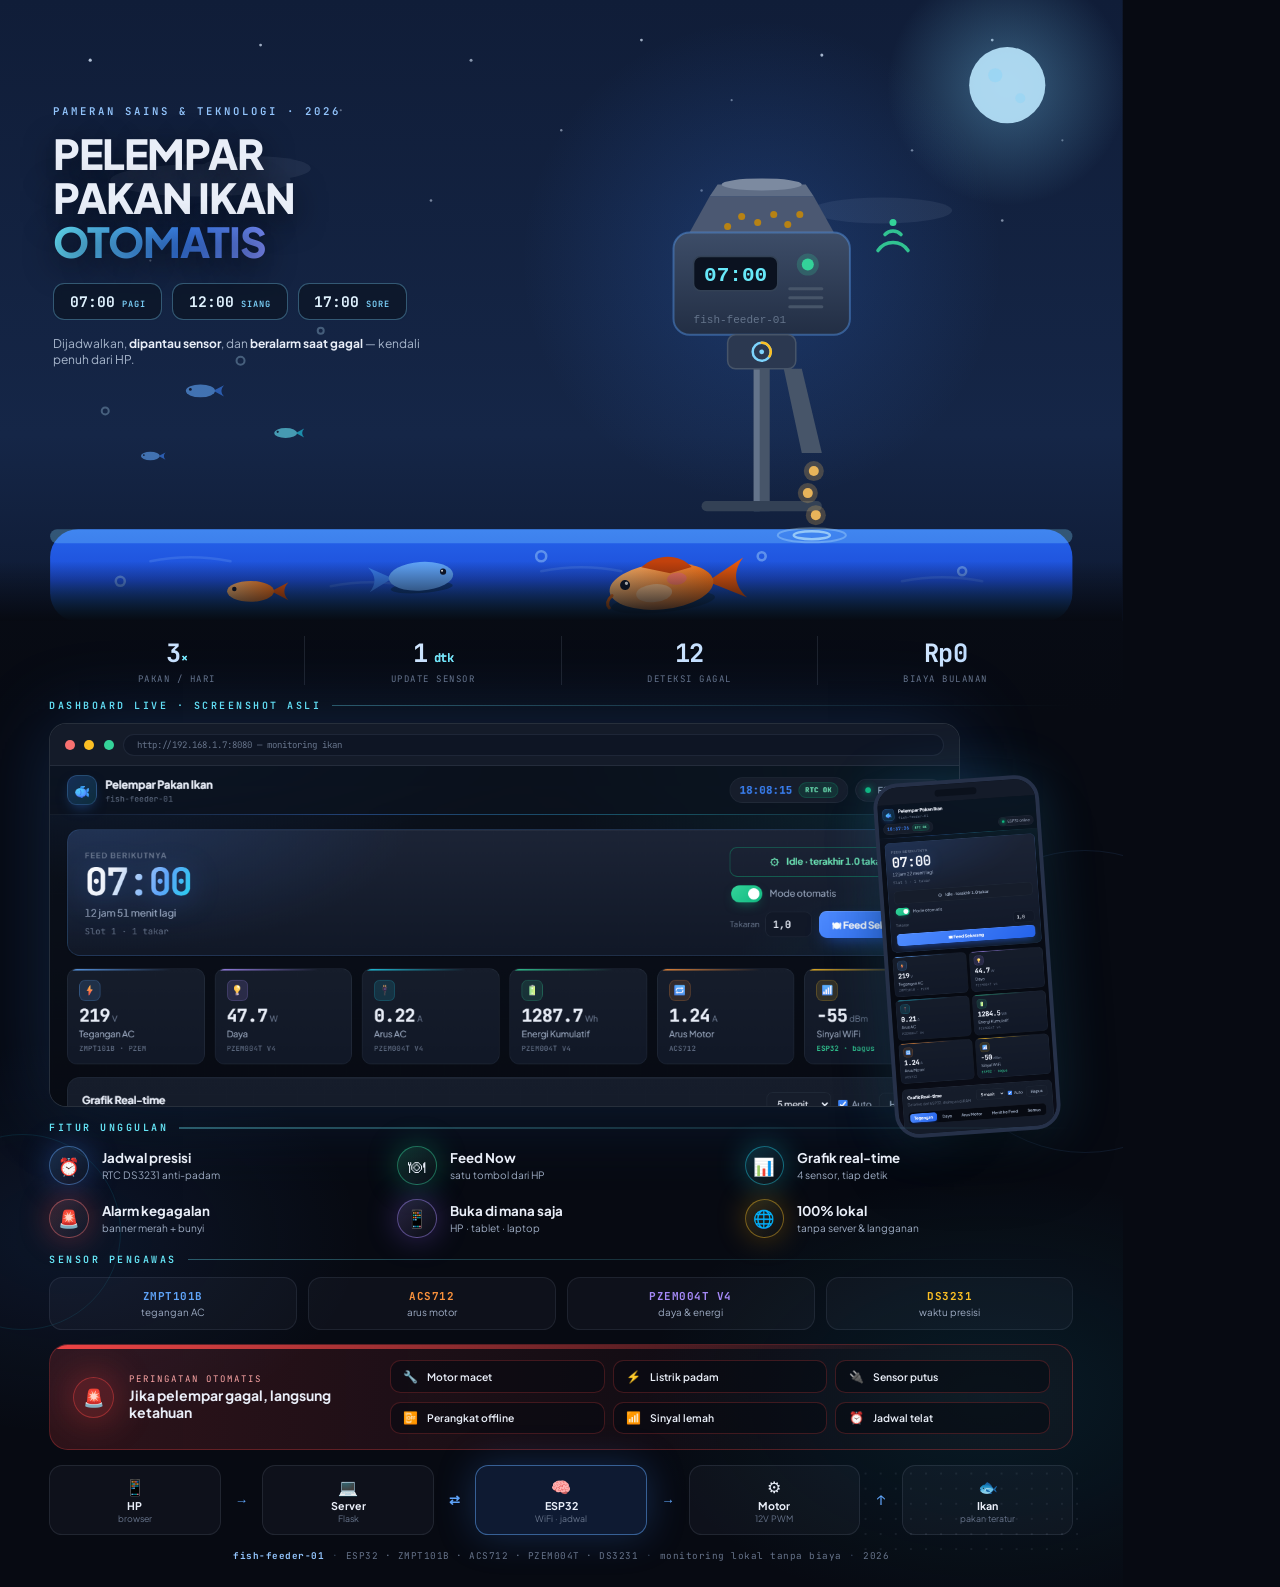
<file: feeder-iot/poster/poster.html>
<!DOCTYPE html>
<html lang="id">
<head>
<meta charset="UTF-8">
<title>Poster — Pelempar Pakan Ikan Otomatis</title>
<style>
/* ============ FONT self-hosted ============ */
@font-face { font-family:"Plus Jakarta Sans"; font-weight:400; font-display:swap;
  src:url("../app/web/vendor/fonts/plus-jakarta-sans-latin-400-normal.woff2") format("woff2"); }
@font-face { font-family:"Plus Jakarta Sans"; font-weight:600; font-display:swap;
  src:url("../app/web/vendor/fonts/plus-jakarta-sans-latin-600-normal.woff2") format("woff2"); }
@font-face { font-family:"Plus Jakarta Sans"; font-weight:700; font-display:swap;
  src:url("../app/web/vendor/fonts/plus-jakarta-sans-latin-700-normal.woff2") format("woff2"); }
@font-face { font-family:"Plus Jakarta Sans"; font-weight:800; font-display:swap;
  src:url("../app/web/vendor/fonts/plus-jakarta-sans-latin-800-normal.woff2") format("woff2"); }
@font-face { font-family:"JetBrains Mono"; font-weight:400; font-display:swap;
  src:url("../app/web/vendor/fonts/jetbrains-mono-latin-400-normal.woff2") format("woff2"); }
@font-face { font-family:"JetBrains Mono"; font-weight:600; font-display:swap;
  src:url("../app/web/vendor/fonts/jetbrains-mono-latin-600-normal.woff2") format("woff2"); }
@font-face { font-family:"JetBrains Mono"; font-weight:700; font-display:swap;
  src:url("../app/web/vendor/fonts/jetbrains-mono-latin-700-normal.woff2") format("woff2"); }

/* ============ HALAMAN A3 ============ */
@page { size: 297mm 420mm; margin: 0; }
* { margin:0; padding:0; box-sizing:border-box; -webkit-print-color-adjust:exact; print-color-adjust:exact; }
html, body { width:297mm; height:420mm; overflow:hidden; }
body { font-family:"Plus Jakarta Sans","Segoe UI",Arial,sans-serif; color:#e9eef8; background:#070a12; }

.poster {
  position:relative; width:297mm; height:420mm; overflow:hidden;
  display:flex; flex-direction:column; gap:3.8mm;
  background:
    radial-gradient(140mm 90mm at 88% 88%, rgba(14,116,144,.16), transparent 65%),
    radial-gradient(120mm 80mm at 6% 78%,  rgba(59,130,246,.10), transparent 65%),
    linear-gradient(180deg,#0b1220,#070a12 45%);
}
.poster > * { flex-shrink:0; }
.px { padding:0 13mm; }

/* aksen dekoratif: dua cincin tipis + titik-titik */
.deco { position:absolute; inset:0; pointer-events:none; z-index:0; }
.deco .ring1 { position:absolute; right:-30mm; top:225mm; width:80mm; height:80mm;
  border:0.5mm solid rgba(96,165,250,.10); border-radius:50%; }
.deco .ring2 { position:absolute; left:-20mm; top:300mm; width:52mm; height:52mm;
  border:0.5mm solid rgba(34,211,238,.10); border-radius:50%; }
.deco .dots { position:absolute; right:10mm; top:388mm; width:60mm; height:22mm;
  background-image:radial-gradient(rgba(148,163,184,.22) 0.35mm, transparent 0.35mm);
  background-size:4mm 4mm; opacity:.5; }
section, footer, .stats { position:relative; z-index:1; }

/* kicker kecil di atas tiap zona */
.kick { font-family:"JetBrains Mono"; font-size:7.5pt; font-weight:600;
  letter-spacing:2.5px; color:#67e8f9; text-transform:uppercase;
  display:flex; align-items:center; gap:3mm; }
.kick::after { content:""; flex:1; height:0.35mm;
  background:linear-gradient(90deg,rgba(103,232,249,.35),transparent); }

/* ============ HERO ============ */
.hero { position:relative; width:297mm; }
.hero svg { display:block; width:100%; height:auto; }
.hero-txt { position:absolute; left:14mm; top:26mm; width:118mm; z-index:2; pointer-events:none; }
.kicker { font-family:"JetBrains Mono"; font-size:8pt; font-weight:600; letter-spacing:3px;
  color:#93c5fd; text-transform:uppercase; }
.hero-txt h1 { margin-top:3.5mm; font-size:31pt; line-height:1.06; font-weight:800; letter-spacing:-1px;
  text-shadow:0 2mm 8mm rgba(7,10,18,.8); }
.hero-txt .alt {
  background:linear-gradient(110deg,#67e8f9,#3b82f6 60%,#818cf8);
  -webkit-background-clip:text; background-clip:text; color:transparent;
}
.hero-pills { display:flex; gap:2.6mm; margin-top:5mm; }
.hpill {
  display:inline-flex; align-items:baseline; gap:1.8mm;
  font-family:"JetBrains Mono"; font-weight:700; font-size:11pt; color:#e0f2fe;
  background:rgba(11,18,32,.62); border:0.4mm solid rgba(125,211,252,.35);
  padding:2.2mm 4.2mm; border-radius:3mm; backdrop-filter:blur(4px);
}
.hpill small { font-size:6.5pt; font-weight:600; color:#7dd3fc; letter-spacing:1px; }
.hero-sub { margin-top:4mm; font-size:9pt; color:#a7b6cc; max-width:105mm; line-height:1.4; }
.hero-sub b { color:#e9eef8; }

/* ============ STATS (tanpa kotak) ============ */
.stats { display:flex; }
.stat { flex:1; text-align:center; border-left:0.35mm solid rgba(148,163,184,.16); }
.stat:first-child { border-left:none; }
.stat .num { font-family:"JetBrains Mono"; font-size:19pt; font-weight:700; letter-spacing:-0.5px;
  background:linear-gradient(110deg,#fff,#93c5fd); -webkit-background-clip:text; background-clip:text; color:transparent; }
.stat .num small { font-size:9pt; font-weight:600; -webkit-text-fill-color:#67e8f9; }
.stat .lbl { font-family:"JetBrains Mono"; font-size:6.8pt; letter-spacing:1.5px; text-transform:uppercase;
  color:#67748b; margin-top:0.8mm; }

/* ============ DASHBOARD ============ */
.dash-wrap { position:relative; }
.browser { width:calc(100% - 30mm); border-radius:4.5mm; overflow:hidden;
  border:0.5mm solid rgba(148,163,184,.20); background:#0b111c;
  box-shadow:0 0 22mm rgba(59,130,246,.22), 0 8mm 18mm -8mm rgba(0,0,0,.8); }
.browser-bar { display:flex; align-items:center; gap:2.5mm; padding:2.4mm 4mm;
  background:#141b29; border-bottom:0.4mm solid rgba(148,163,184,.12); }
.browser-bar .b { width:2.6mm; height:2.6mm; border-radius:50%; }
.b1{background:#f87171;} .b2{background:#fbbf24;} .b3{background:#34d399;}
.browser-bar .url { flex:1; font-family:"JetBrains Mono"; font-size:6.8pt; color:#67748b;
  background:#0e1524; border:0.3mm solid rgba(148,163,184,.12);
  padding:1.1mm 3.5mm; border-radius:10mm; white-space:nowrap; overflow:hidden; }
.browser img { display:block; width:100%; height:90mm; object-fit:cover; object-position:top; }

.phone { position:absolute; right:6mm; bottom:-7mm; width:44mm; transform:rotate(-4deg);
  border-radius:6.5mm; overflow:hidden; border:1.1mm solid #263149; background:#0b111c;
  box-shadow:0 10mm 20mm -8mm rgba(0,0,0,.9), 0 0 14mm rgba(56,189,248,.18); z-index:3; }
.phone .notch { height:4.6mm; background:#141b29; display:grid; place-items:center; }
.phone .notch::after { content:""; width:11mm; height:1.7mm; border-radius:2mm; background:#0b111c; }
.phone img { display:block; width:100%; height:auto; }

/* ============ FITUR ============ */
.feats { display:grid; grid-template-columns:repeat(3,1fr); gap:3.5mm 5mm; }
.feat { display:flex; align-items:center; gap:3.5mm; }
.feat .fi { flex:none; width:10.5mm; height:10.5mm; display:grid; place-items:center;
  font-size:13pt; border-radius:50%;
  background:linear-gradient(135deg,var(--a-s),rgba(255,255,255,.02));
  border:0.45mm solid var(--a-b);
  box-shadow:0 0 8mm var(--a-glow); }
.feat .ft { font-size:10pt; font-weight:700; display:block; line-height:1.2; }
.feat .fs { font-size:7.6pt; color:#9dabc2; display:block; margin-top:0.4mm; }
.g1 { --a-s:rgba(96,165,250,.20); --a-b:rgba(96,165,250,.45);  --a-glow:rgba(59,130,246,.35); }
.g2 { --a-s:rgba(52,211,153,.20); --a-b:rgba(52,211,153,.45);  --a-glow:rgba(16,185,129,.35); }
.g3 { --a-s:rgba(34,211,238,.18); --a-b:rgba(34,211,238,.42);  --a-glow:rgba(34,211,238,.30); }
.g4 { --a-s:rgba(248,113,113,.20); --a-b:rgba(248,113,113,.45); --a-glow:rgba(239,68,68,.35); }
.g5 { --a-s:rgba(167,139,250,.20); --a-b:rgba(167,139,250,.45); --a-glow:rgba(139,92,246,.35); }
.g6 { --a-s:rgba(251,191,36,.18);  --a-b:rgba(251,191,36,.42);  --a-glow:rgba(245,158,11,.30); }

/* ============ SENSOR: satu baris mono ============ */
.sensor-line { display:flex; gap:3mm; }
.sens { flex:1; text-align:center; padding:3mm 2mm; border-radius:3.5mm;
  background:rgba(148,163,184,.05); border:0.35mm solid rgba(148,163,184,.12); }
.sens .nm { font-family:"JetBrains Mono"; font-size:8.2pt; font-weight:700; color:var(--a); letter-spacing:0.5px; }
.sens .rl { font-size:7.4pt; color:#9dabc2; margin-top:0.6mm; }
.sv1{--a:#60a5fa;} .sv2{--a:#fb923c;} .sv3{--a:#a78bfa;} .sv4{--a:#fbbf24;}

/* ============ ALERT STRIP ============ */
.alert-strip {
  display:flex; align-items:center; gap:6mm;
  background:linear-gradient(90deg, rgba(239,68,68,.17), rgba(239,68,68,.03) 70%);
  border:0.45mm solid rgba(239,68,68,.30); border-radius:5mm;
  padding:4mm 6mm; position:relative; overflow:hidden;
}
.alert-strip::before { content:""; position:absolute; inset:0 0 auto 0; height:0.9mm;
  background:linear-gradient(90deg,#ef4444,transparent 85%); }
.al-left { display:flex; align-items:center; gap:3.8mm; flex:none; width:78mm; }
.al-ic { flex:none; width:11mm; height:11mm; display:grid; place-items:center; font-size:13pt;
  border-radius:50%; background:rgba(239,68,68,.20); border:0.45mm solid rgba(239,68,68,.45);
  box-shadow:0 0 10mm rgba(239,68,68,.45); }
.al-left .ak { font-family:"JetBrains Mono"; font-size:6.8pt; letter-spacing:2px; color:#fca5a5;
  text-transform:uppercase; display:block; }
.al-left b { font-size:10.5pt; line-height:1.25; display:block; margin-top:0.5mm; }
.al-chips { display:grid; grid-template-columns:repeat(3,1fr); gap:2.2mm; flex:1; }
.achip { display:flex; align-items:center; gap:2.4mm; padding:2.1mm 3.2mm;
  background:rgba(7,10,18,.55); border:0.35mm solid rgba(239,68,68,.24); border-radius:2.8mm;
  font-size:7.8pt; font-weight:600; white-space:nowrap; }
.achip .ae { font-size:9pt; }

/* ============ FLOW ============ */
.flow { display:flex; align-items:center; gap:2.5mm; }
.node { flex:1; text-align:center; padding:2.6mm 1.5mm; border-radius:3.5mm;
  background:rgba(148,163,184,.05); border:0.35mm solid rgba(148,163,184,.14); }
.node.core { border-color:rgba(96,165,250,.50); background:rgba(59,130,246,.14);
  box-shadow:0 0 10mm rgba(59,130,246,.25); }
.node .ne { font-size:12pt; }
.node .nt { font-size:8pt; font-weight:700; margin-top:0.6mm; }
.node .nd { font-size:6.6pt; color:#67748b; margin-top:0.3mm; }
.edge { flex:none; color:#60a5fa; font-family:"JetBrains Mono"; font-weight:700; font-size:10pt; width:6mm; text-align:center; }

/* ============ FOOTER ============ */
footer { text-align:center; font-family:"JetBrains Mono"; font-size:7pt; color:#67748b; letter-spacing:0.5px; }
footer b { color:#93c5fd; }
footer .sep { color:#334155; margin:0 2mm; }
</style>
</head>
<body>
<div class="poster">

  <div class="deco"><span class="ring1"></span><span class="ring2"></span><span class="dots"></span></div>

  <!-- ================= HERO ================= -->
  <section class="hero">
    <svg viewBox="0 0 1120 620" xmlns="http://www.w3.org/2000/svg">
      <defs>
        <linearGradient id="sky" x1="0" y1="0" x2="0" y2="1">
          <stop offset="0" stop-color="#101d38"/>
          <stop offset="0.7" stop-color="#152647"/>
          <stop offset="1" stop-color="#0e1a33"/>
        </linearGradient>
        <linearGradient id="water" x1="0" y1="0" x2="0" y2="1">
          <stop offset="0" stop-color="#2563eb"/>
          <stop offset="0.55" stop-color="#1d4ed8"/>
          <stop offset="1" stop-color="#0c4a6e"/>
        </linearGradient>
        <linearGradient id="dev" x1="0" y1="0" x2="0" y2="1">
          <stop offset="0" stop-color="#3d4d68"/>
          <stop offset="1" stop-color="#222e44"/>
        </linearGradient>
        <linearGradient id="koi" x1="0" y1="0" x2="1" y2="0">
          <stop offset="0" stop-color="#fdba74"/>
          <stop offset="1" stop-color="#f97316"/>
        </linearGradient>
        <linearGradient id="fadeout" x1="0" y1="0" x2="0" y2="1">
          <stop offset="0" stop-color="#070a12" stop-opacity="0"/>
          <stop offset="1" stop-color="#070a12"/>
        </linearGradient>
        <radialGradient id="moonhalo" cx="0.5" cy="0.5" r="0.5">
          <stop offset="0" stop-color="#7dd3fc" stop-opacity="0.35"/>
          <stop offset="1" stop-color="#7dd3fc" stop-opacity="0"/>
        </radialGradient>
        <radialGradient id="devglow" cx="0.5" cy="0.5" r="0.5">
          <stop offset="0" stop-color="#3b82f6" stop-opacity="0.22"/>
          <stop offset="1" stop-color="#3b82f6" stop-opacity="0"/>
        </radialGradient>
      </defs>

      <!-- langit -->
      <rect width="1120" height="620" fill="url(#sky)"/>

      <!-- bintang -->
      <g fill="#dbeafe">
        <circle cx="90"  cy="60"  r="1.6" opacity="0.8"/>
        <circle cx="180" cy="140" r="1.2" opacity="0.5"/>
        <circle cx="260" cy="45"  r="1.4" opacity="0.7"/>
        <circle cx="340" cy="110" r="1.1" opacity="0.4"/>
        <circle cx="470" cy="60"  r="1.5" opacity="0.6"/>
        <circle cx="560" cy="130" r="1.2" opacity="0.5"/>
        <circle cx="640" cy="40"  r="1.4" opacity="0.7"/>
        <circle cx="730" cy="100" r="1.1" opacity="0.45"/>
        <circle cx="820" cy="55"  r="1.5" opacity="0.75"/>
        <circle cx="910" cy="150" r="1.2" opacity="0.5"/>
        <circle cx="60"  cy="200" r="1.2" opacity="0.45"/>
        <circle cx="150" cy="260" r="1.1" opacity="0.35"/>
        <circle cx="430" cy="200" r="1.3" opacity="0.5"/>
        <circle cx="700" cy="190" r="1.2" opacity="0.4"/>
        <circle cx="1000" cy="220" r="1.3" opacity="0.55"/>
        <circle cx="1060" cy="140" r="1.1" opacity="0.4"/>
        <circle cx="990" cy="40"  r="1.4" opacity="0.7"/>
      </g>

      <!-- bulan -->
      <circle cx="1005" cy="85" r="120" fill="url(#moonhalo)"/>
      <circle cx="1005" cy="85" r="38" fill="#bae6fd" opacity="0.9"/>
      <circle cx="993" cy="75" r="7" fill="#7dd3fc" opacity="0.35"/>
      <circle cx="1018" cy="98" r="5" fill="#7dd3fc" opacity="0.3"/>

      <!-- awan -->
      <g fill="#dbeafe" opacity="0.07">
        <ellipse cx="200" cy="180" rx="90" ry="16"/>
        <ellipse cx="255" cy="168" rx="55" ry="12"/>
        <ellipse cx="880" cy="210" rx="70" ry="13"/>
      </g>

      <!-- cahaya lembut di sekitar alat -->
      <circle cx="760" cy="260" r="240" fill="url(#devglow)"/>

      <!-- ===== ALAT ===== -->
      <!-- tiang -->
      <rect x="752" y="360" width="16" height="150" fill="#475569"/>
      <rect x="752" y="360" width="6"  height="150" fill="#64748b"/>
      <rect x="700" y="500" width="120" height="10" rx="5" fill="#334155"/>

      <!-- corong -->
      <polygon points="688,232 832,232 812,196 708,196" fill="#4b5872"/>
      <polygon points="708,196 812,196 804,184 716,184" fill="#5f6d85"/>
      <ellipse cx="760" cy="184" rx="40" ry="6" fill="#7c8aa0"/>
      <!-- butiran pakan dalam corong -->
      <g fill="#ca8a04" opacity="0.85">
        <circle cx="740" cy="216" r="3.5"/><circle cx="756" cy="222" r="3.5"/>
        <circle cx="772" cy="214" r="3.5"/><circle cx="786" cy="224" r="3.5"/>
        <circle cx="726" cy="226" r="3.5"/><circle cx="798" cy="214" r="3.5"/>
      </g>

      <!-- kotak utama -->
      <rect x="672" y="232" width="176" height="102" rx="16" fill="url(#dev)"
            stroke="#60a5fa" stroke-opacity="0.4" stroke-width="2"/>
      <!-- layar -->
      <rect x="692" y="256" width="84" height="34" rx="7" fill="#0b1220" stroke="#334155" stroke-width="1.5"/>
      <text x="734" y="280" text-anchor="middle" font-family="monospace" font-size="21" font-weight="bold" fill="#67e8f9">07:00</text>
      <!-- LED -->
      <circle cx="806" cy="264" r="6" fill="#34d399"/>
      <circle cx="806" cy="264" r="11" fill="#34d399" opacity="0.22"/>
      <!-- speaker -->
      <g stroke="#475569" stroke-width="3" stroke-linecap="round">
        <line x1="788" y1="288" x2="820" y2="288"/>
        <line x1="788" y1="297" x2="820" y2="297"/>
        <line x1="788" y1="306" x2="820" y2="306"/>
      </g>
      <text x="692" y="322" font-family="monospace" font-size="11" fill="#64748b">fish-feeder-01</text>

      <!-- kotak motor -->
      <rect x="726" y="334" width="68" height="34" rx="8" fill="#2b3850" stroke="#475569" stroke-width="1.5"/>
      <g transform="translate(760,351)">
        <circle r="9" fill="none" stroke="#7dd3fc" stroke-width="2.5"/>
        <path d="M0,-9 A9,9 0 0 1 7.8,4.5" fill="none" stroke="#fbbf24" stroke-width="2.5" stroke-linecap="round"/>
        <circle r="2.4" fill="#7dd3fc"/>
      </g>

      <!-- gelombang wifi -->
      <g stroke="#34d399" stroke-width="3.5" fill="none" stroke-linecap="round" opacity="0.9">
        <path d="M876 250 a18 18 0 0 1 30 0"/>
        <path d="M883 234 a11 11 0 0 1 16 0"/>
      </g>
      <circle cx="891" cy="222" r="3.5" fill="#34d399"/>

      <!-- selang keluar -->
      <polygon points="782,368 800,368 820,452 800,452" fill="#475569"/>

      <!-- pellet jatuh -->
      <g fill="#e8b45a">
        <circle cx="812" cy="470" r="5"/>
        <circle cx="806" cy="492" r="5"/>
        <circle cx="814" cy="514" r="5"/>
      </g>
      <g fill="#e8b45a" opacity="0.25">
        <circle cx="812" cy="470" r="10"/>
        <circle cx="806" cy="492" r="10"/>
        <circle cx="814" cy="514" r="10"/>
      </g>

      <!-- ===== KOLAM ===== -->
      <rect x="50" y="528" width="1020" height="92" rx="28" fill="url(#water)"/>
      <rect x="50" y="528" width="1020" height="14" rx="7" fill="#7dd3fc" opacity="0.30"/>
      <!-- riak di titik jatuh -->
      <ellipse cx="810" cy="534" rx="18" ry="4" fill="none" stroke="#bae6fd" stroke-width="2.5" opacity="0.7"/>
      <ellipse cx="810" cy="534" rx="34" ry="7" fill="none" stroke="#bae6fd" stroke-width="2" opacity="0.35"/>
      <!-- kaustik cahaya -->
      <g stroke="#bae6fd" opacity="0.13" stroke-width="2.5" fill="none" stroke-linecap="round">
        <path d="M150 560 q40 -8 80 0"/>
        <path d="M330 585 q40 -8 80 0"/>
        <path d="M540 570 q40 -8 80 0"/>
        <path d="M900 580 q40 -8 80 0"/>
      </g>

      <!-- kawanan ikan kecil di kiri -->
      <g opacity="0.6">
        <g transform="translate(200,390) scale(0.28)">
          <path d="M46,0 L84,-20 C72,-7 72,7 84,20 Z" fill="#3b82f6"/>
          <ellipse rx="52" ry="23" fill="#60a5fa"/>
          <circle cx="-36" cy="-5" r="5" fill="#0f172a"/>
        </g>
        <g transform="translate(285,432) scale(0.22)">
          <path d="M46,0 L84,-20 C72,-7 72,7 84,20 Z" fill="#22d3ee"/>
          <ellipse rx="52" ry="23" fill="#67e8f9"/>
          <circle cx="-36" cy="-5" r="5" fill="#0f172a"/>
        </g>
        <g transform="translate(150,455) scale(0.18)">
          <path d="M46,0 L84,-20 C72,-7 72,7 84,20 Z" fill="#3b82f6"/>
          <ellipse rx="52" ry="23" fill="#60a5fa"/>
          <circle cx="-36" cy="-5" r="5" fill="#0f172a"/>
        </g>
      </g>
      <g fill="none" stroke="#bae6fd" opacity="0.3" stroke-width="2">
        <circle cx="240" cy="360" r="4"/>
        <circle cx="320" cy="330" r="3"/>
        <circle cx="105" cy="410" r="3.5"/>
      </g>

      <!-- ikan 1: koi besar -->
      <g transform="translate(660,585) rotate(-6)">
        <ellipse cx="0" cy="16" rx="52" ry="10" fill="#082f49" opacity="0.5"/>
        <path d="M46,0 L84,-20 C72,-7 72,7 84,20 Z" fill="#ea580c"/>
        <ellipse rx="52" ry="23" fill="url(#koi)"/>
        <path d="M-18,-21 C 0,-34 22,-30 32,-16 L 10,-12 Z" fill="#c2410c"/>
        <ellipse cx="-8" cy="6" rx="18" ry="9" fill="#fed7aa" opacity="0.65"/>
        <ellipse cx="16" cy="-6" rx="10" ry="6" fill="#f87171" opacity="0.75"/>
        <circle cx="-36" cy="-5" r="5" fill="#0f172a"/>
        <circle cx="-34.5" cy="-6.5" r="1.6" fill="#fff"/>
        <path d="M-50,4 q-8,6 -4,12" stroke="#f97316" stroke-width="3" fill="none" stroke-linecap="round"/>
      </g>
      <!-- ikan 2: biru, menghadap kanan -->
      <g transform="translate(420,575) scale(-0.62,0.62) rotate(4)">
        <ellipse cx="0" cy="18" rx="50" ry="9" fill="#082f49" opacity="0.5"/>
        <path d="M46,0 L84,-20 C72,-7 72,7 84,20 Z" fill="#3b82f6"/>
        <ellipse rx="52" ry="23" fill="#60a5fa"/>
        <circle cx="-36" cy="-5" r="5" fill="#0f172a"/>
        <circle cx="-34.5" cy="-6.5" r="1.6" fill="#fff"/>
      </g>
      <!-- ikan 3: kecil oranye -->
      <g transform="translate(250,590) scale(0.45)">
        <path d="M46,0 L84,-20 C72,-7 72,7 84,20 Z" fill="#ea580c"/>
        <ellipse rx="52" ry="23" fill="url(#koi)"/>
        <circle cx="-36" cy="-5" r="5" fill="#0f172a"/>
      </g>

      <!-- gelembung -->
      <g fill="none" stroke="#bae6fd" opacity="0.4" stroke-width="2.5">
        <circle cx="540" cy="555" r="5"/>
        <circle cx="960" cy="570" r="4"/>
        <circle cx="120" cy="580" r="4.5"/>
        <circle cx="760" cy="555" r="4"/>
      </g>

      <!-- lelehan ke badan poster -->
      <rect x="0" y="560" width="1120" height="60" fill="url(#fadeout)"/>
    </svg>

    <div class="hero-txt">
      <span class="kicker">Pameran Sains &amp; Teknologi · 2026</span>
      <h1>PELEMPAR<br>PAKAN IKAN<br><span class="alt">OTOMATIS</span></h1>
      <div class="hero-pills">
        <span class="hpill">07:00 <small>PAGI</small></span>
        <span class="hpill">12:00 <small>SIANG</small></span>
        <span class="hpill">17:00 <small>SORE</small></span>
      </div>
      <p class="hero-sub">Dijadwalkan, <b>dipantau sensor</b>, dan <b>beralarm saat gagal</b> — kendali penuh dari HP.</p>
    </div>
  </section>

  <!-- ================= STATS ================= -->
  <section class="stats px">
    <div class="stat"><div class="num">3<small>×</small></div><div class="lbl">pakan / hari</div></div>
    <div class="stat"><div class="num">1<small> dtk</small></div><div class="lbl">update sensor</div></div>
    <div class="stat"><div class="num">12</div><div class="lbl">deteksi gagal</div></div>
    <div class="stat"><div class="num">Rp0</div><div class="lbl">biaya bulanan</div></div>
  </section>

  <!-- ================= DASHBOARD ================= -->
  <section class="px">
    <div class="kick" style="margin-bottom:3mm;">Dashboard Live · Screenshot Asli</div>
    <div class="dash-wrap">
      <div class="browser">
        <div class="browser-bar">
          <span class="b b1"></span><span class="b b2"></span><span class="b b3"></span>
          <span class="url">http://192.168.1.7:8080 — monitoring ikan</span>
        </div>
        <img src="dashboard_shot.png" alt="Dashboard desktop">
      </div>
      <div class="phone">
        <div class="notch"></div>
        <img src="phone_shot.png" alt="Dashboard di HP">
      </div>
    </div>
  </section>

  <!-- ================= FITUR ================= -->
  <section class="px">
    <div class="kick" style="margin-bottom:3mm;">Fitur Unggulan</div>
    <div class="feats">
      <div class="feat g1"><span class="fi">⏰</span>
        <span><span class="ft">Jadwal presisi</span><span class="fs">RTC DS3231 anti-padam</span></span></div>
      <div class="feat g2"><span class="fi">🍽</span>
        <span><span class="ft">Feed Now</span><span class="fs">satu tombol dari HP</span></span></div>
      <div class="feat g3"><span class="fi">📊</span>
        <span><span class="ft">Grafik real-time</span><span class="fs">4 sensor, tiap detik</span></span></div>
      <div class="feat g4"><span class="fi">🚨</span>
        <span><span class="ft">Alarm kegagalan</span><span class="fs">banner merah + bunyi</span></span></div>
      <div class="feat g5"><span class="fi">📱</span>
        <span><span class="ft">Buka di mana saja</span><span class="fs">HP · tablet · laptop</span></span></div>
      <div class="feat g6"><span class="fi">🌐</span>
        <span><span class="ft">100% lokal</span><span class="fs">tanpa server &amp; langganan</span></span></div>
    </div>
  </section>

  <!-- ================= SENSOR ================= -->
  <section class="px">
    <div class="kick" style="margin-bottom:3mm;">Sensor Pengawas</div>
    <div class="sensor-line">
      <div class="sens sv1"><div class="nm">ZMPT101B</div><div class="rl">tegangan AC</div></div>
      <div class="sens sv2"><div class="nm">ACS712</div><div class="rl">arus motor</div></div>
      <div class="sens sv3"><div class="nm">PZEM004T V4</div><div class="rl">daya &amp; energi</div></div>
      <div class="sens sv4"><div class="nm">DS3231</div><div class="rl">waktu presisi</div></div>
    </div>
  </section>

  <!-- ================= ALERT ================= -->
  <section class="px">
    <div class="alert-strip">
      <div class="al-left">
        <span class="al-ic">🚨</span>
        <span>
          <span class="ak">Peringatan otomatis</span>
          <b>Jika pelempar gagal, langsung ketahuan</b>
        </span>
      </div>
      <div class="al-chips">
        <span class="achip"><span class="ae">🔧</span> Motor macet</span>
        <span class="achip"><span class="ae">⚡</span> Listrik padam</span>
        <span class="achip"><span class="ae">🔌</span> Sensor putus</span>
        <span class="achip"><span class="ae">📴</span> Perangkat offline</span>
        <span class="achip"><span class="ae">📶</span> Sinyal lemah</span>
        <span class="achip"><span class="ae">⏰</span> Jadwal telat</span>
      </div>
    </div>
  </section>

  <!-- ================= FLOW ================= -->
  <section class="px">
    <div class="flow">
      <div class="node"><div class="ne">📱</div><div class="nt">HP</div><div class="nd">browser</div></div>
      <span class="edge">→</span>
      <div class="node"><div class="ne">💻</div><div class="nt">Server</div><div class="nd">Flask</div></div>
      <span class="edge">⇄</span>
      <div class="node core"><div class="ne">🧠</div><div class="nt">ESP32</div><div class="nd">WiFi · jadwal</div></div>
      <span class="edge">→</span>
      <div class="node"><div class="ne">⚙</div><div class="nt">Motor</div><div class="nd">12V PWM</div></div>
      <span class="edge">↑</span>
      <div class="node"><div class="ne">🐟</div><div class="nt">Ikan</div><div class="nd">pakan teratur</div></div>
    </div>
  </section>

  <!-- ================= FOOTER ================= -->
  <footer class="px">
    <b>fish-feeder-01</b><span class="sep">·</span>ESP32 · ZMPT101B · ACS712 · PZEM004T · DS3231<span class="sep">·</span>monitoring lokal tanpa biaya<span class="sep">·</span>2026
  </footer>

</div>
</body>
</html>
</file>
